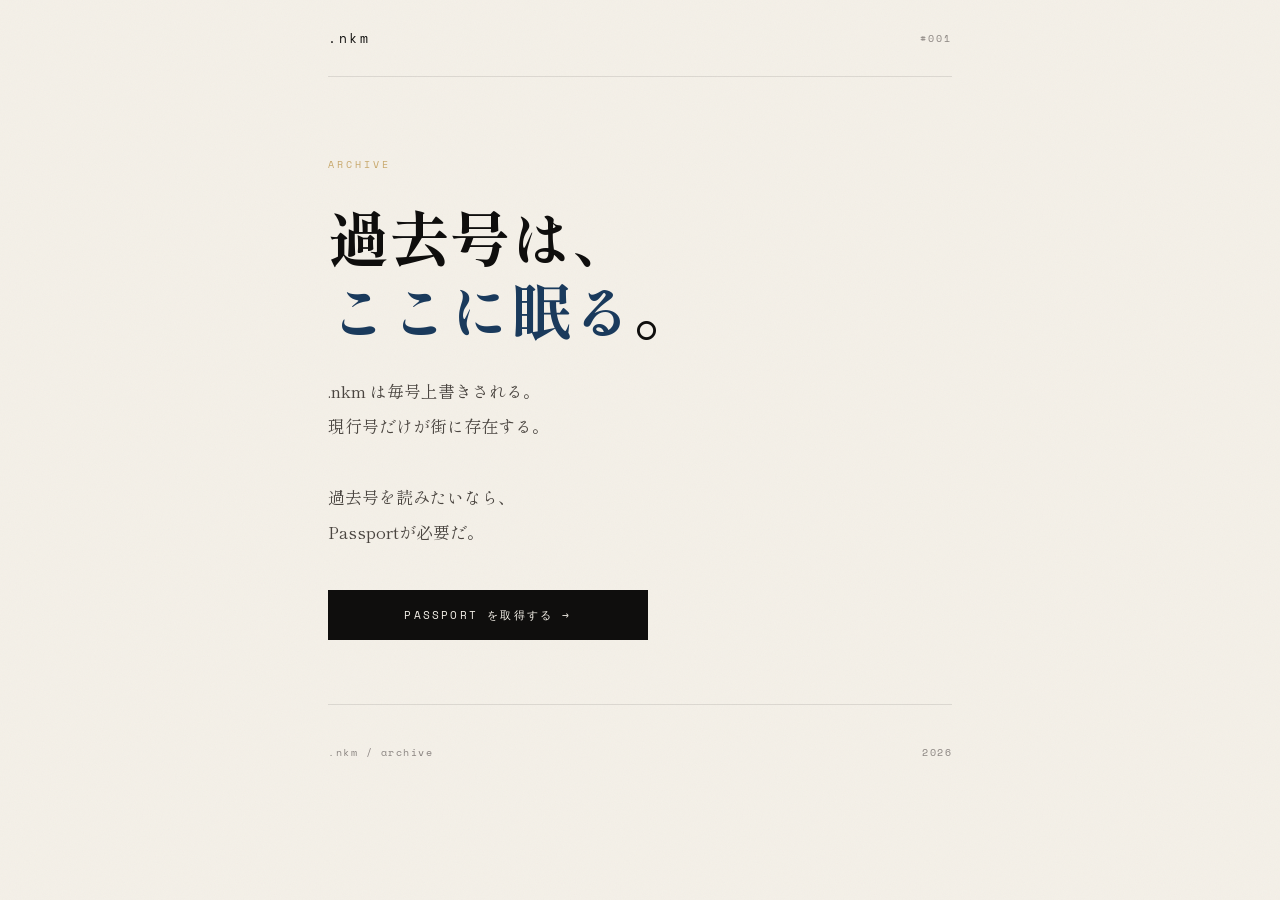
<file: archive/index.html>
<!DOCTYPE html>
<html lang="ja">
<head>
<meta charset="UTF-8">
<meta name="viewport" content="width=device-width, initial-scale=1.0">
<title>.nkm Archive</title>
<link rel="stylesheet" href="../css/style.css">
</head>
<body>
<div class="wrap">
  <nav>
    <a class="nav-logo" href="/">.nkm</a>
    <div class="nav-links"><a href="/">#001</a></div>
  </nav>
  <section class="hero">
    <div class="hero-label fade d1">archive</div>
    <h1 class="fade d2">過去号は、<br><em>ここに眠る</em>。</h1>
    <p class="fade d3">
      .nkm は毎号上書きされる。<br>
      現行号だけが街に存在する。<br><br>
      過去号を読みたいなら、<br>
      Passportが必要だ。
    </p>
    <a class="btn fade d4" href="/passport" style="max-width:320px;margin-top:8px">
      Passport を取得する →
    </a>
  </section>
  <footer><span>.nkm / archive</span><span>2026</span></footer>
</div>
</body>
</html>
</file>
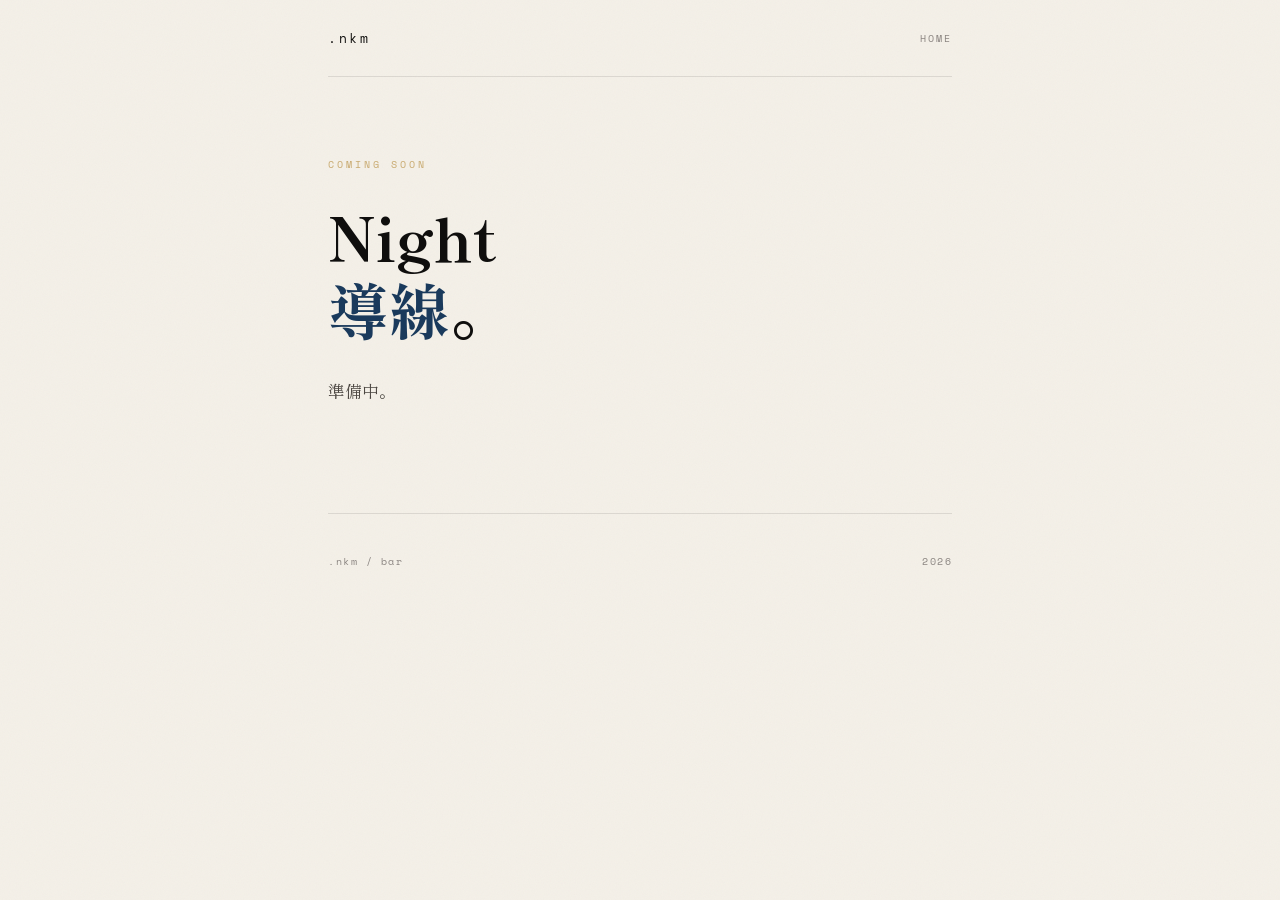
<file: bar/index.html>
<!DOCTYPE html>
<html lang="ja">
<head>
<meta charset="UTF-8">
<meta name="viewport" content="width=device-width, initial-scale=1.0">
<title>Bar — .nkm</title>
<link rel="stylesheet" href="../css/style.css">
</head>
<body>
<div class="wrap">
  <nav>
    <a class="nav-logo" href="/">.nkm</a>
    <div class="nav-links"><a href="/">home</a></div>
  </nav>
  <section class="hero">
    <div class="hero-label fade d1">coming soon</div>
    <h1 class="fade d2">Night<br><em>導線</em>。</h1>
    <p class="fade d3">準備中。</p>
  </section>
  <footer><span>.nkm / bar</span><span>2026</span></footer>
</div>
</body>
</html>
</file>
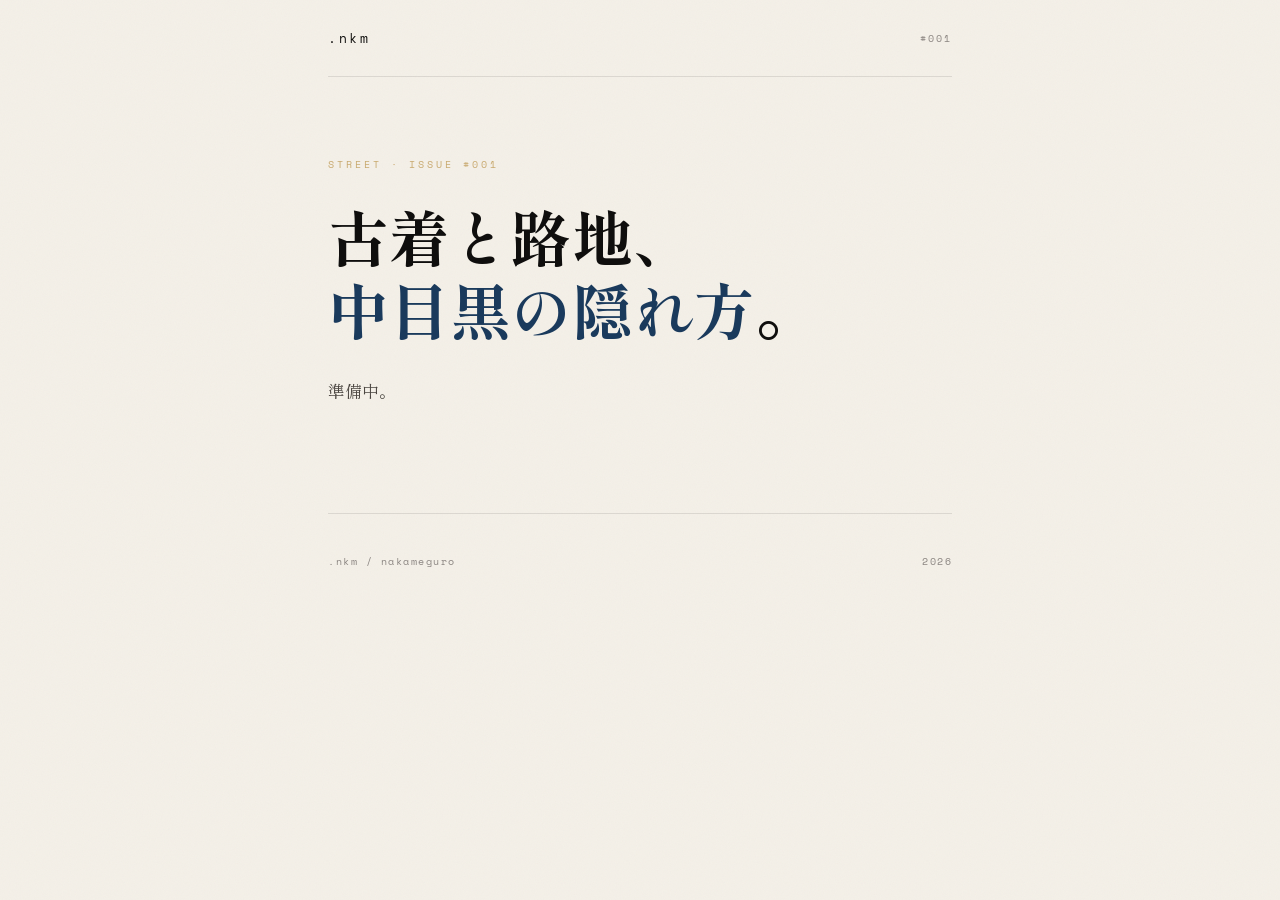
<file: street/index.html>
<!DOCTYPE html>
<html lang="ja">
<head>
<meta charset="UTF-8">
<meta name="viewport" content="width=device-width, initial-scale=1.0">
<title>.nkm / street</title>
<link rel="stylesheet" href="../css/style.css">
</head>
<body>
<div class="wrap">
  <nav>
    <a class="nav-logo" href="/">.nkm</a>
    <div class="nav-links"><a href="/">#001</a></div>
  </nav>
  <section class="hero">
    <div class="hero-label fade d1">street · issue #001</div>
    <h1 class="fade d2">古着と路地、<br><em>中目黒の隠れ方</em>。</h1>
    <p class="fade d3">準備中。</p>
  </section>
  <footer><span>.nkm / nakameguro</span><span>2026</span></footer>
</div>
</body>
</html>
</file>
<file: css/style.css>
@import url('https://fonts.googleapis.com/css2?family=Shippori+Mincho:wght@400;700&family=Space+Mono:wght@400;700&display=swap');

*, *::before, *::after { box-sizing: border-box; margin: 0; padding: 0; }

:root {
  --ink:    #0f0e0d;
  --paper:  #f4f0e8;
  --drop:   #1a3a5c;
  --accent: #c8a96e;
  --muted:  #8a8480;
}

html { scroll-behavior: smooth; }

body {
  min-height: 100vh;
  background: var(--paper);
  color: var(--ink);
  font-family: 'Shippori Mincho', serif;
}

body::before {
  content: '';
  position: fixed; inset: 0; z-index: 0; pointer-events: none;
  background-image: url("data:image/svg+xml,%3Csvg xmlns='http://www.w3.org/2000/svg' width='300' height='300'%3E%3Cfilter id='n'%3E%3CfeTurbulence type='fractalNoise' baseFrequency='0.85' numOctaves='4' stitchTiles='stitch'/%3E%3C/filter%3E%3Crect width='300' height='300' filter='url(%23n)' opacity='0.035'/%3E%3C/svg%3E");
}

.wrap { position: relative; z-index: 1; max-width: 680px; margin: 0 auto; padding: 0 28px; }

nav {
  display: flex; align-items: center; justify-content: space-between;
  padding: 28px 0; border-bottom: 1px solid rgba(15,14,13,0.1);
}
.nav-logo {
  font-family: 'Space Mono', monospace;
  font-size: 13px; letter-spacing: 0.2em; color: var(--ink); text-decoration: none;
}
.nav-links { display: flex; gap: 28px; }
.nav-links a {
  font-family: 'Space Mono', monospace; font-size: 10px;
  letter-spacing: 0.2em; color: var(--muted); text-decoration: none;
  text-transform: uppercase; transition: color 0.2s;
}
.nav-links a:hover { color: var(--ink); }

.hero { padding: 80px 0 64px; }
.hero-label {
  font-family: 'Space Mono', monospace; font-size: 10px;
  letter-spacing: 0.3em; color: var(--accent); text-transform: uppercase; margin-bottom: 28px;
}
.hero h1 {
  font-size: clamp(2.2rem, 8vw, 3.8rem); font-weight: 700;
  line-height: 1.2; margin-bottom: 28px;
}
.hero h1 em { font-style: normal; color: var(--drop); }
.hero p { font-size: 1.05rem; line-height: 2.1; color: #4a4540; max-width: 480px; margin-bottom: 40px; }

/* CTA — 3秒導線 */
.cta-block { display: flex; flex-direction: column; gap: 12px; max-width: 360px; }
.btn {
  display: block; width: 100%;
  font-family: 'Space Mono', monospace; font-size: 11px;
  letter-spacing: 0.2em; text-transform: uppercase; text-align: center;
  color: var(--paper); background: var(--ink);
  text-decoration: none; border: 1px solid var(--ink);
  padding: 16px 24px; transition: background 0.2s, color 0.2s;
}
.btn:hover { background: var(--drop); border-color: var(--drop); }
.btn.ghost { background: transparent; color: var(--ink); }
.btn.ghost:hover { background: var(--ink); color: var(--paper); }

.section { padding: 64px 0; border-top: 1px solid rgba(15,14,13,0.08); }
.section-label {
  font-family: 'Space Mono', monospace; font-size: 10px;
  letter-spacing: 0.3em; color: var(--muted); text-transform: uppercase; margin-bottom: 32px;
}
.section h2 { font-size: clamp(1.5rem, 5vw, 2.2rem); font-weight: 700; margin-bottom: 20px; }
.section p  { font-size: 1rem; line-height: 2.1; color: #4a4540; max-width: 520px; margin-bottom: 28px; }

.drop-block {
  border-left: 3px solid var(--drop); padding: 20px 24px;
  margin: 32px 0; background: rgba(26,58,92,0.04);
}
.drop-label {
  font-family: 'Space Mono', monospace; font-size: 10px;
  letter-spacing: 0.25em; color: var(--drop); margin-bottom: 10px;
}
.drop-block p { font-size: 0.95rem; line-height: 2; color: #3a3632; }

footer {
  padding: 40px 0; border-top: 1px solid rgba(15,14,13,0.1);
  display: flex; justify-content: space-between; align-items: center;
  font-family: 'Space Mono', monospace; font-size: 10px;
  letter-spacing: 0.15em; color: var(--muted);
}

/* イベント計測用 */
[data-track] { cursor: pointer; }

.fade { opacity: 0; transform: translateY(18px); animation: rise 0.85s forwards; }
.d1 { animation-delay: 0.1s; } .d2 { animation-delay: 0.25s; }
.d3 { animation-delay: 0.4s; } .d4 { animation-delay: 0.55s; }
.d5 { animation-delay: 0.7s; }
@keyframes rise { to { opacity: 1; transform: none; } }

@media (max-width: 480px) {
  nav { flex-direction: column; gap: 14px; align-items: flex-start; }
  footer { flex-direction: column; gap: 10px; }
}
</file>
